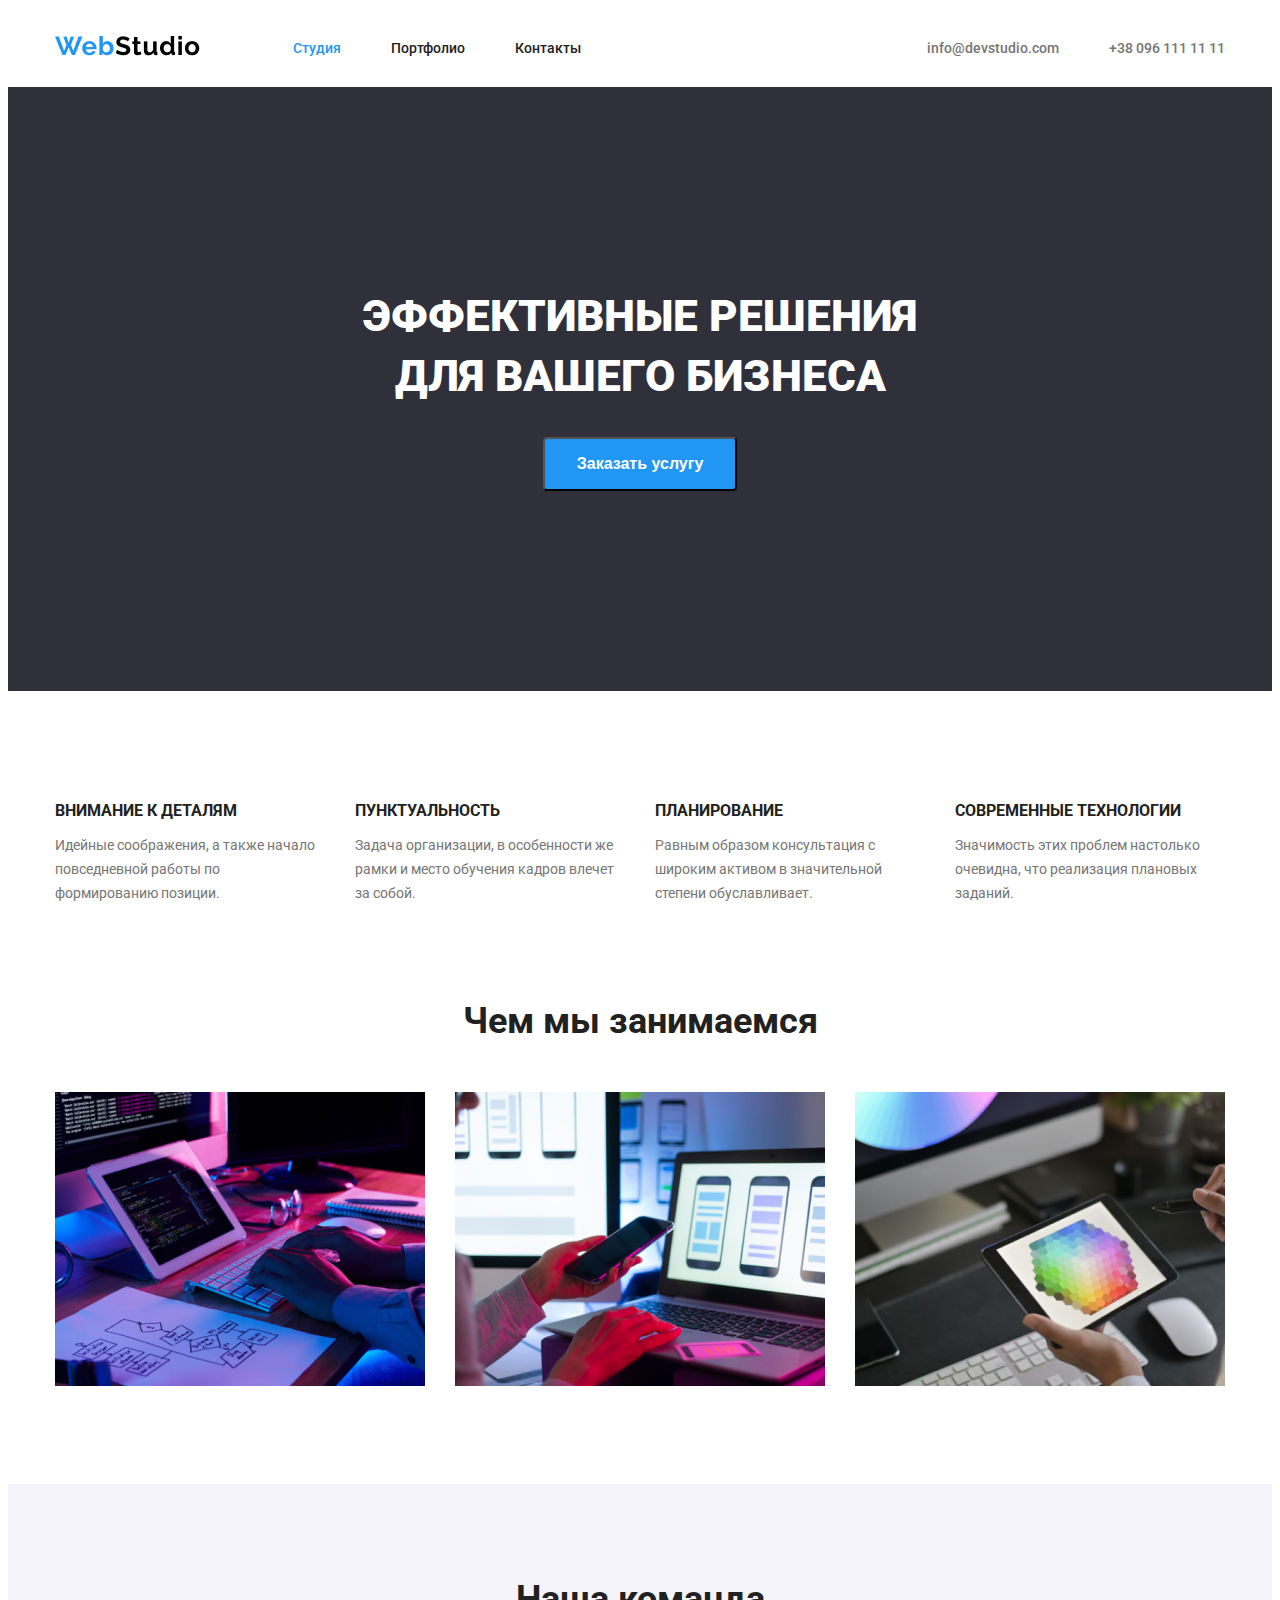
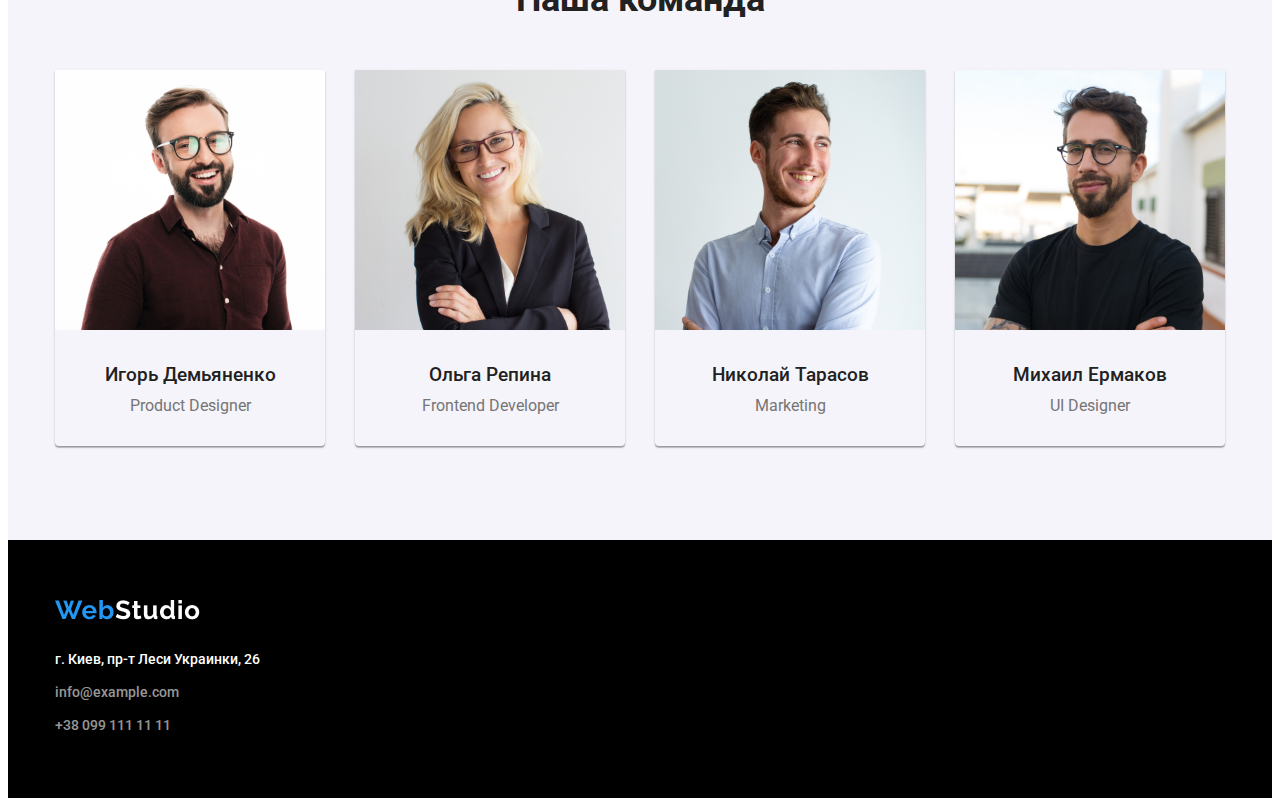
<file: index.html>
<!DOCTYPE html>
<html lang="ru">

<head>
    <meta charset="UTF-8">
    <meta name="viewport" content="width=device-width, initial-scale=1.0">
    <title>WebStudio</title>
    <link rel="stylesheet" href="https://github.com/sindresorhus/modern-normalize.git">
    <link rel="stylesheet" href="./css/style.css">
    <link rel="preconnect" href="https://fonts.gstatic.com">
    <link href="https://fonts.googleapis.com/css2?family=Roboto:wght@100;300;400;500;700;900&display=swap" rel="stylesheet">
</head>

<body>
    <header>
        <div class="container">
        <nav>
            <a href="/"><img src="./images/WebStudioBlack.png" alt="logo WebStudio"></a>
            <ul class="header-nav">
                <li>
                    <a class="link-active" href="./index.html" class="link">Студия</a>
                </li>
                <li>
                    <a href="./portfolio.html" class="link">Портфолио</a>
                </li>
                <li>
                    <a href="" class="link">Контакты</a>
                </li>
            </ul>
        </nav>
        <ul class="header-contacts">
            <li>
                <a href="mailto:info@devstudio.com">info@devstudio.com</a>
            </li>
            <li>
                <a href="tel:+380961111111">+38 096 111 11 11</a>
            </li>
        </ul>
        </div>
    </header>
    <main>
        <section class="hero-section">
            <div class="container">
            <h1>эффективные решения для вашего бизнеса</h1>
            <button type="submit" class="hero-button">Заказать услугу</button>
            </div>
        </section>
        <section class="features-section">
            <!--<h2></h2>-->
            <div class="container">
            <ul>
                <li>
                    <h3>ВНИМАНИЕ К ДЕТАЛЯМ</h3>
                    <p>Идейные соображения, а также начало повседневной работы по формированию позиции.</p>
                </li>
                <li>
                    <h3>ПУНКТУАЛЬНОСТЬ</h3>
                    <p>Задача организации, в особенности же рамки и место обучения кадров влечет за собой.</p>
                </li>
                <li>
                    <h3>ПЛАНИРОВАНИЕ</h3>
                    <p>Равным образом консультация с<br>широким активом в значительной степени обуславливает.</p>
                </li>
                <li>
                    <h3>СОВРЕМЕННЫЕ ТЕХНОЛОГИИ</h3>
                    <p>Значимость этих проблем настолько<br>очевидна, что реализация плановых<br>заданий.</p>
                </li>
            </ul>
            </div>
        </section>
        <section class="product-section">
            <div class="container">
            <h2>Чем мы занимаемся</h2>
            <ul>
                <li>
                    <img src="./images/image_1.jpg" alt="backend development" width="370">
                </li>
                <li>
                    <img src="./images/image_2.jpg" alt="mobile apps" width="370">
                </li>
                <li>
                    <img src="./images/image_6.jpg" alt="web design" width="370">
                </li>
            </ul>
            </div>
        </section>
        <section class="team-section">
            <div class="container">
            <h2>Наша команда</h2>
            <ul>
                <li>
                    <img src="./images/image_7.jpg" alt="Игорь Демьяненко" width="270">
                    <h3>Игорь Демьяненко</h3>
                    <span>Product Designer</span>
                </li>
                <li>
                    <img src="./images/image_8.jpg" alt="Ольга Репина" width="270">
                    <h3>Ольга Репина</h3>
                    <span>Frontend Developer</span>
                </li>
                <li>
                    <img src="./images/image_9.jpg" alt="Николай Тарасов" width="270">
                    <h3>Николай Тарасов</h3>
                    <span>Marketing</span>
                </li>
                <li>
                    <img src="./images/image_10.jpg" alt="Михаил Ермаков" width="270">
                    <h3>Михаил Ермаков</h3>
                    <span>UI Designer</span>
                </li>
            </ul>
            </div>
        </section>
    </main>
    <footer class="footer-section">
        <div class="container">
        <img src="./images/WebStudio.png" alt="logo WebStudio">
        <address>
            <ul>
                <li class="adress">г. Киев, пр-т Леси Украинки, 26</li>
                <li class="contacts">info@example.com</li>
                <li class="contacts">+38 099 111 11 11</li>
            </ul>
        </address>
        </div>
    </footer>
</body>

</html>
</file>
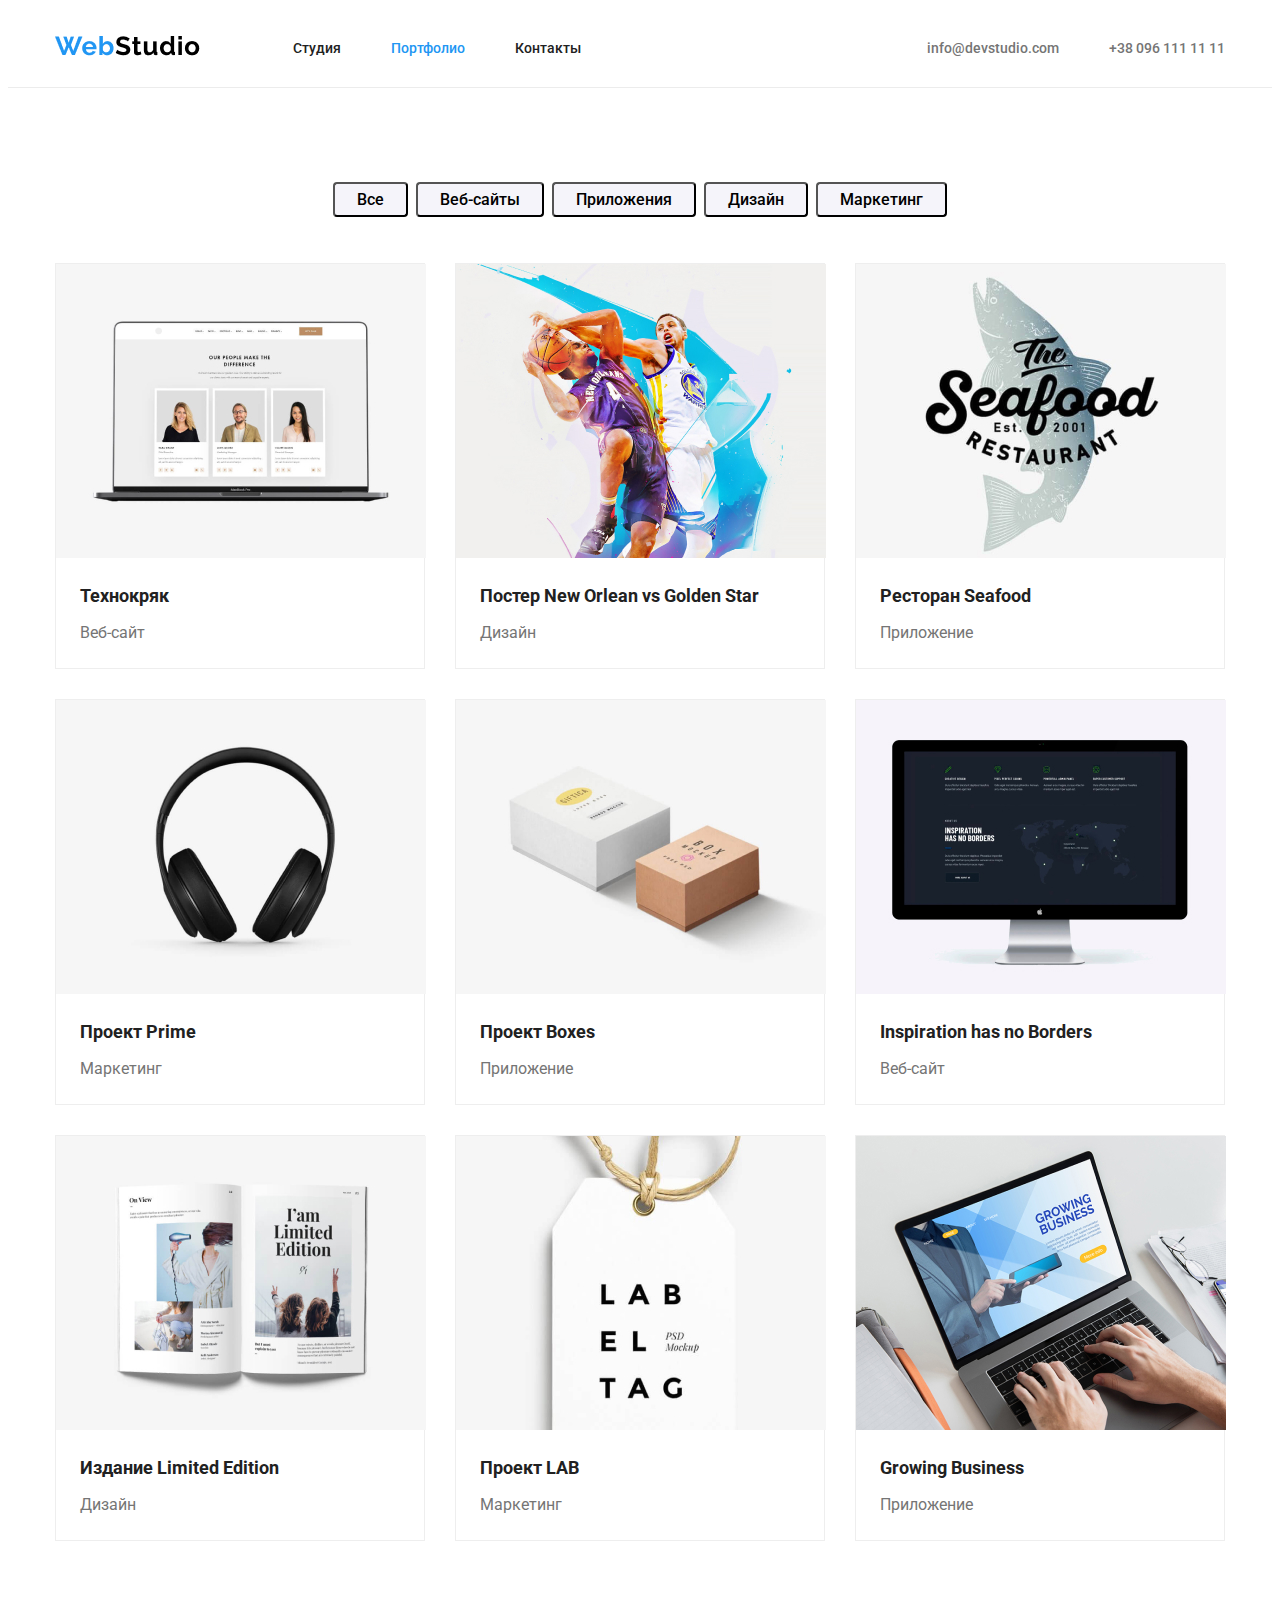
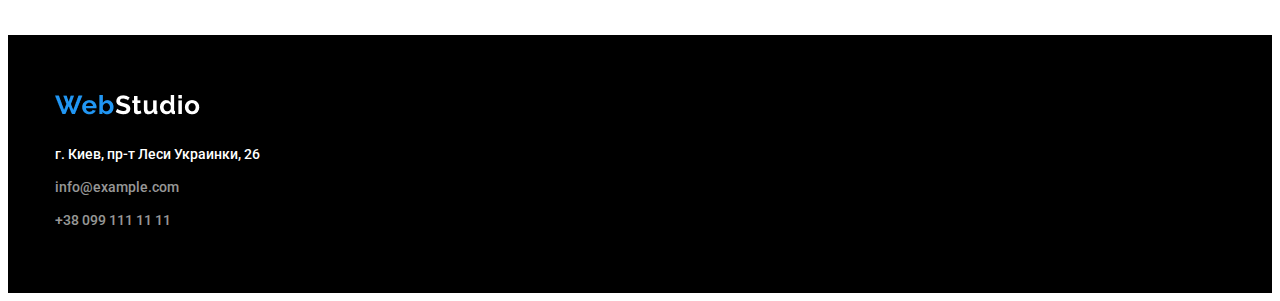
<file: portfolio.html>
<!DOCTYPE html>
<html lang="ru">
<head>
    <meta charset="UTF-8">
    <meta name="viewport" content="width=device-width, initial-scale=1.0">
    <title>Портфолио</title>
    <link rel="stylesheet" href="https://github.com/sindresorhus/modern-normalize.git">
    <link rel="stylesheet" href="./css/style.css">
    <link rel="preconnect" href="https://fonts.gstatic.com">
    <link href="https://fonts.googleapis.com/css2?family=Roboto:wght@100;300;400;500;700;900&display=swap" rel="stylesheet">
</head>
<body>
    <header>
        <div class="container">
        <nav>
            <a href="/"><img src="./images/WebStudioBlack.png" alt="logo WebStudio"></a>
            <ul class="header-nav">
                <li>
                    <a href="./index.html">Студия</a>
                </li>
                <li >
                    <a class="link-active" href="./portfolio.html">Портфолио</a>
                </li>
                <li>
                    <a href="">Контакты</a>
                </li>
            </ul>
        </nav>
        <ul class="header-contacts">
            <li>
                <a href="mailto:info@devstudio.com">info@devstudio.com</a>
            </li>
            <li>
                <a href="tel:+380961111111">+38 096 111 11 11</a>
            </li>
        </ul>
        </div>
    </header>
    <main class="main-container">
        <section class="main-section">
        <div class="container">
        <ul class="filter-buttons">
            <li>
                <button>Все</button>
            </li>
            <li>
                <button>Веб-сайты</button>
            </li>
            <li>
                <button>Приложения</button>
            </li>
            <li>
                <button>Дизайн</button>
            </li>
            <li>
                <button>Маркетинг</button>
            </li>
        </ul>
         <!--<h1>Портфолио ВебСтудио</h1>-->  
        <ul class="portfolio">
            <li>
                <a rel="nofollow" href="">
                  <div class="ul-items">
                     <img src="./images/portfolio1.jpg" alt="Технокряк" width="370">
                     <b>Технокряк</b>
                     <span>Веб-сайт</span>
                  </div>
                </a>
            </li>
            <li>
                <a rel="nofollow" href="">
                    <div class="ul-items">
                        <img src="./images/portfolio2.jpg" alt="Постер New Orlean vs Golden Star" width="370">
                        <b>Постер New Orlean vs Golden Star</b>
                        <span>Дизайн</span>
                    </div>
                </a>
            </li>
            <li>
                <a rel="nofollow" href="">
                    <div class="ul-items">
                        <img src="./images/portfolio3.jpg" alt="Ресторан Seafood" width="370">
                        <b>Ресторан Seafood</b>
                        <span>Приложение</span>
                    </div>
                </a>
            </li>
            <li>
                <a rel="nofollow" href="">
                    <div class="ul-items">
                        <img src="./images/portfolio4.jpg" alt="Проект Prime" width="370">
                        <b>Проект Prime</b>
                        <span>Маркетинг</span>
                    </div>
                </a>
            </li>
            <li>
                <a rel="nofollow" href="">
                    <div class="ul-items">
                        <img src="./images/portfolio5.jpg" alt="Проект Boxes" width="370">
                        <b>Проект Boxes</b>
                        <span>Приложение</span>
                    </div>
                </a>
            </li>
            <li>
                <a rel="nofollow" href="">
                    <div class="ul-items">
                        <img src="./images/portfolio6.jpg" alt="Inspiration has no Borders" width="370">
                        <b>Inspiration has no Borders</b>
                        <span>Веб-сайт</span>
                    </div>
                </a>
            </li>
            <li>
                <a rel="nofollow" href="">
                    <div class="ul-items">
                        <img src="./images/portfolio7.jpg" alt="Издание Limited Edition" width="370">
                        <b>Издание Limited Edition</b>
                        <span>Дизайн</span>
                    </div>
                </a>
            </li>
            <li>
                <a rel="nofollow" href="">
                    <div class="ul-items">
                        <img src="./images/portfolio8.jpg" alt="Проект LAB" width="370">
                        <b>Проект LAB</b>
                        <span>Маркетинг</span>
                    </div>
                </a>
            </li>
            <li>
                <a rel="nofollow" href="">
                    <div class="ul-items">
                        <img src="./images/portfolio9.jpg" alt="Growing Business" width="370">
                        <b>Growing Business</b>
                        <span>Приложение</span>
                    </div>
                </a>
            </li>
        </ul>
        </div>
        </section>
    </main>
<footer class="footer-section">
    <div class="container">
    <img src="./images/WebStudio.png" alt="logo WebStudio">
    <address>
        <ul>
            <li class="adress">г. Киев, пр-т Леси Украинки, 26</li>
            <li class="contacts">info@example.com</li>
            <li class="contacts">+38 099 111 11 11</li>
        </ul>
    </address>
    </div>
</footer>
</body>
</html>
</file>
<file: css/style.css>
:root {
  --primary-text-color: #212121;
  --additional-text-color: #757575;
  --invert-text-color: #ffffff;
  --primary-background-color: #ffffff;
  --hero-background-color: #2f303a;
  --footer-background-color: #000000;
  --hover-color: #2196f3;
  --team-background-color: #f5f4fa;
  --test-tomato: #ffffff;
}
*,
*::before,
*::after {
  box-sizing: border-box;
}
body {
  font-family: "Roboto", sans-serif;
  background-color: var(--primary-background-color);
}
ul {
  margin: 0;
  padding: 0;
}
li {
  margin: 0;
  padding: 0;
}
div.container {
  width: 1200px;
  margin: 0 auto;
  padding-left: 15px;
  padding-right: 15px;
}
.product-section h2,
.team-section h2 {
  font-size: 36px;
  font-weight: 700;
  line-height: 1.17;
  color: var(--primary-text-color);
  margin: 0;
}
ul {
  list-style: none;
}
a {
  text-decoration: none;
}
header {
  background-color: var(--primary-background-color);
}
header .container {
  display: flex;
  align-items: center;
  padding-top: 18px;
  padding-bottom: 18px;
}
header a:hover {
  color: var(--hover-color);
}
header a:focus {
  color: var(--hover-color);
}
header a {
  display: block;
  font-size: 14px;
  font-weight: 500;
  padding-top: 10px;
  padding-bottom: 10px;
}
header a.link-active {
  color: var(--hover-color);
}
.header-nav a {
  color: var(--primary-text-color);
}
.header-contacts a {
  color: var(--additional-text-color);
}
nav {
  display: flex;
  align-items: center;
}
nav ul {
  display: flex;
  margin-left: 93px;
}
.header-nav li:not(:first-child) {
  margin-left: 50px;
}
.header-contacts {
  display: flex;
  margin-left: auto;
}
.header-contacts li:not(:first-child) {
  margin-left: 50px;
}
.hero-section {
  background-color: var(--hero-background-color);
  padding-top: 200px;
  padding-bottom: 200px;
  text-align: center;
}
h1 {
  max-width: 650px;
  margin: 0 auto 30px;
  color: var(--invert-text-color);
  font-size: 44px;
  font-weight: 900;
  line-height: 1.36;
  text-transform: uppercase;
}
.hero-section button {
  background-color: var(--hover-color);
  padding: 10px 32px;
  border-radius: 4px;

  color: var(--invert-text-color);
  font-size: 16px;
  font-weight: 700;
  line-height: 1.875;
}

.features-section {
  background-color: var(--primary-background-color);
  padding-top: 94px;
  padding-bottom: 94px;
  font-size: 14px;
  text-align: left;
}

.features-section ul {
  display: flex;
  margin: 0 -15px;
}
.features-section li {
  margin: 0 15px;
}
.features-section h3 {
  color: var(--primary-text-color);
  font-weight: 700;
  line-height: 1.17;
  margin-bottom: 10px;
  width: 270px;
}
.features-section p {
  color: var(--additional-text-color);
  font-weight: 400;
  line-height: 1.714;
  margin-bottom: 0;
}
.product-section {
  background-color: var(--primary-background-color);
  text-align: center;
  padding-bottom: 94px;
}

.product-section ul {
  display: flex;
  padding: 0;
  margin-top: 50px;
}
.product-section li:nth-child(n + 2) {
  margin-left: 30px;
}
.team-section {
  background-color: var(--team-background-color);

  color: var(--primary-text-color);
  font-size: 16px;
  text-align: center;
  line-height: 1.17;
  padding-top: 94px;
  padding-bottom: 94px;
}

.team-section ul {
  display: flex;
  margin: 50px -15px 0;
}
.team-section li {
  width: 270px;
  box-shadow: 0px 1px 3px rgba(0, 0, 0, 0.12), 0px 1px 1px rgba(0, 0, 0, 0.14),
    0px 2px 1px rgba(0, 0, 0, 0.2);
  border-radius: 0px 0px 4px 4px;
  padding-top: 0;
  padding-bottom: 30px;
  margin-right: 15px;
  margin-left: 15px;
}
.team-section h3 {
  font-weight: 500;
  margin-top: 30px;
  margin-bottom: 10px;
}
.team-section span {
  font-weight: 400;
  color: var(--additional-text-color);
}
.footer-section {
  background-color: var(--footer-background-color);
  color: var(--invert-text-color);
  text-align: left;
  font-size: 14px;
  font-weight: 500;
  line-height: 1.714;
  padding-top: 60px;
  padding-bottom: 60px;
}
.footer-section ul {
  margin-top: 20px;
  font-style: normal;
  padding: 0;
}
.footer-section li:nth-child(n + 2) {
  margin-top: 9px;
  color: rgba(255, 255, 255, 0.6);
}
.main-section {
  padding-top: 94px;
  padding-bottom: 94px;
  border-top: 1px solid #ececec;
}
.filter-buttons {
  display: flex;
  justify-content:center;
  padding-right: auto;
  padding-left: auto;
  padding-bottom: 12px;
  margin-bottom: 34px;
  margin-right: -4px;
  margin-left: -4px;

  font-family: inherit;
}
.filter-buttons button {
  background-color: var(--team-background-color);
  padding: 6px 22px;
  border-radius: 4px;
  margin: 0 4px;
  
  font-family: inherit;
  font-size: 16px;
  font-weight: 500;
}
}
.main-section button:hover {
  background-color: var(--hover-color);
  color: var(--invert-text-color);
  box-shadow: 2px 2px 4px #e5e5e5;
}
.main-section button:focus {
  background-color: var(--hover-color);
  color: var(--invert-text-color);
  box-shadow: 2px 2px 4px #e5e5e5;
}
.main-section .portfolio {
  display: flex;
  flex-wrap: wrap;
  padding-left: 0;
  margin: -15px;
}
.portfolio li {
  display: flex;
  flex-direction: column;
  border: solid 1px #eeeeee;
  margin-right: 30px;
  margin-top: 0;
  width: 370px;
  margin: 15px;
}
.main-section .ul-items {
  display: flex;
  flex-direction: column;
  padding-bottom: 20px;
}
.main-section b {
  margin-top: 20px;
  margin-left: 24px;
  font-size: 18px;
  font-weight: 700;
  line-height: 2;
  color: var(--primary-text-color);
}
.main-section span {
  margin-top: 4px;
  margin-left: 24px;
  font-size: 16px;
  font-weight: 400;
  line-height: 1.875;
  color: var(--additional-text-color);
}
</file>
